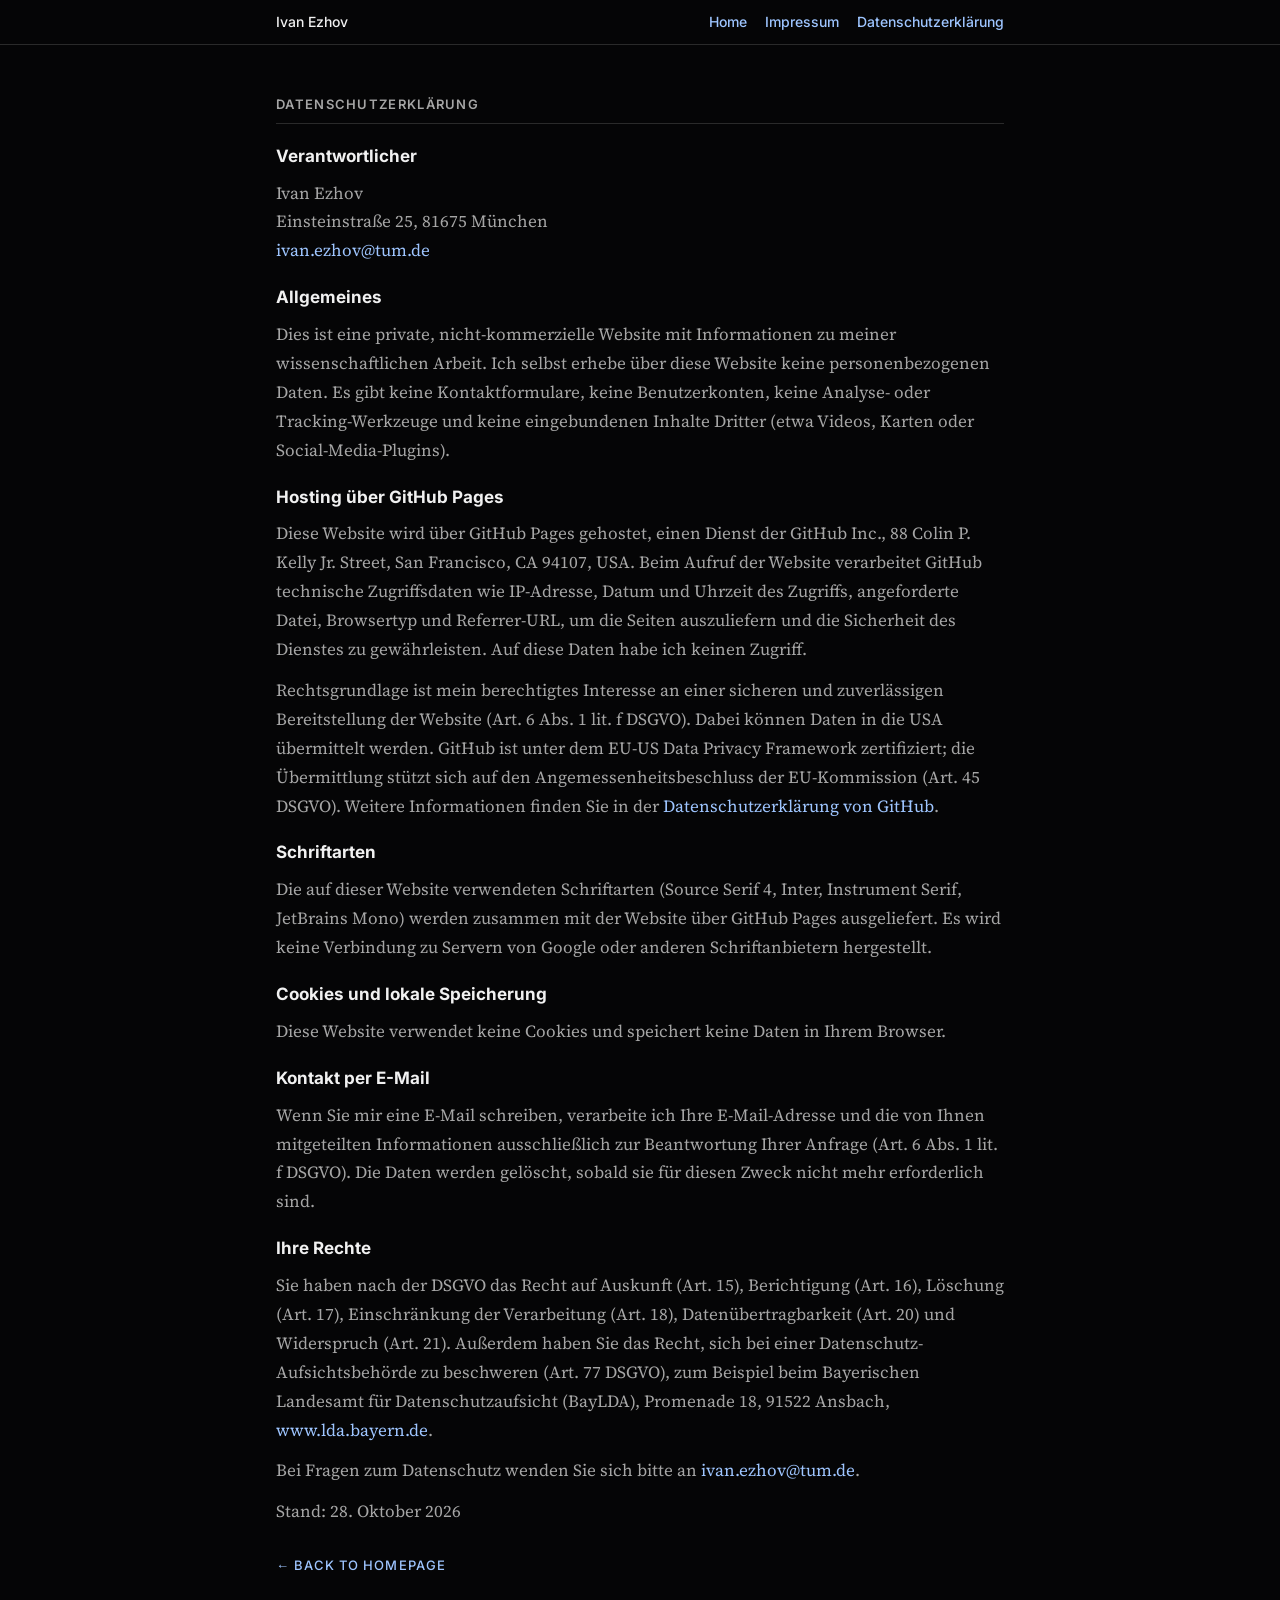
<file: datenschutzerklaerung.html>
<!doctype html>
<html lang="de">
<head>
  <meta charset="utf-8">
  <meta name="viewport" content="width=device-width, initial-scale=1">
  <meta http-equiv="Content-Security-Policy" content="default-src 'self'; script-src 'self' 'unsafe-inline'; style-src 'self' 'unsafe-inline'; img-src 'self' data:; font-src 'self'; object-src 'none'; base-uri 'self'; form-action 'none'">
  <title>Datenschutzerklärung | Ivan Ezhov</title>
  <meta name="description" content="Datenschutzerklärung für Ivan Ezhov">
  <link rel="stylesheet" href="fonts/fonts.css">
  <style>
    :root {
      --bg: #050506;
      --text: #f1f1f1;
      --muted: #a5a5a5;
      --line: #2a2a2a;
      --accent: #9ec5ff;
      --max: 760px;
    }
    * { box-sizing: border-box; }
    body {
      margin: 0;
      background: var(--bg);
      color: var(--text);
      font: 17px/1.7 "Source Serif 4", Georgia, serif;
    }
    a { color: var(--accent); text-decoration: none; }
    a:hover { text-decoration: underline; }
    nav {
      border-bottom: 1px solid var(--line);
      background: var(--bg);
      position: sticky;
      top: 0;
      z-index: 10;
    }
    nav .inner {
      max-width: var(--max);
      margin: 0 auto;
      padding: 12px 16px;
      display: flex;
      flex-wrap: wrap;
      gap: 12px 18px;
      align-items: center;
      font: 500 14px/1.4 Inter, sans-serif;
    }
    .brand { margin-right: auto; color: var(--text); }
    main {
      max-width: var(--max);
      margin: 0 auto;
      padding: 48px 16px 72px;
    }
    h1, h2, h3 {
      font-family: Inter, sans-serif;
      color: var(--text);
    }
    h1 {
      margin: 0 0 12px;
      font-size: 13px;
      font-weight: 600;
      letter-spacing: .1em;
      text-transform: uppercase;
      color: var(--muted);
      border-bottom: 1px solid var(--line);
      padding-bottom: 8px;
    }
    h2 {
      margin: 18px 0 8px;
      font-size: 17px;
    }
    p, li {
      margin: 0 0 12px;
      color: var(--muted);
    }
    ul {
      margin: 0 0 12px 18px;
      padding-left: 0;
    }
    .back {
      display: inline-block;
      margin-top: 18px;
      font: 500 13px/1.4 Inter, sans-serif;
      letter-spacing: .08em;
      text-transform: uppercase;
    }
  </style>
</head>
<body>
  <nav>
    <div class="inner">
      <a class="brand" href="index.html">Ivan Ezhov</a>
      <a href="index.html">Home</a>
      <a href="impressum.html">Impressum</a>
      <a href="datenschutzerklaerung.html">Datenschutzerklärung</a>
    </div>
  </nav>

  <main>
    <h1>Datenschutzerklärung</h1>

    <h2>Verantwortlicher</h2>
    <p>Ivan Ezhov<br>
      Einsteinstraße 25, 81675 München<br>
      <a href="mailto:ivan.ezhov@tum.de">ivan.ezhov@tum.de</a>
    </p>

    <h2>Allgemeines</h2>
    <p>Dies ist eine private, nicht-kommerzielle Website mit Informationen zu meiner wissenschaftlichen Arbeit. Ich selbst erhebe über diese Website keine personenbezogenen Daten. Es gibt keine Kontaktformulare, keine Benutzerkonten, keine Analyse- oder Tracking-Werkzeuge und keine eingebundenen Inhalte Dritter (etwa Videos, Karten oder Social-Media-Plugins).</p>

    <h2>Hosting über GitHub Pages</h2>
    <p>Diese Website wird über GitHub Pages gehostet, einen Dienst der GitHub Inc., 88 Colin P. Kelly Jr. Street, San Francisco, CA 94107, USA. Beim Aufruf der Website verarbeitet GitHub technische Zugriffsdaten wie IP-Adresse, Datum und Uhrzeit des Zugriffs, angeforderte Datei, Browsertyp und Referrer-URL, um die Seiten auszuliefern und die Sicherheit des Dienstes zu gewährleisten. Auf diese Daten habe ich keinen Zugriff.</p>
    <p>Rechtsgrundlage ist mein berechtigtes Interesse an einer sicheren und zuverlässigen Bereitstellung der Website (Art. 6 Abs. 1 lit. f DSGVO). Dabei können Daten in die USA übermittelt werden. GitHub ist unter dem EU-US Data Privacy Framework zertifiziert; die Übermittlung stützt sich auf den Angemessenheitsbeschluss der EU-Kommission (Art. 45 DSGVO). Weitere Informationen finden Sie in der <a href="https://docs.github.com/de/site-policy/privacy-policies/github-general-privacy-statement">Datenschutzerklärung von GitHub</a>.</p>

    <h2>Schriftarten</h2>
    <p>Die auf dieser Website verwendeten Schriftarten (Source Serif 4, Inter, Instrument Serif, JetBrains Mono) werden zusammen mit der Website über GitHub Pages ausgeliefert. Es wird keine Verbindung zu Servern von Google oder anderen Schriftanbietern hergestellt.</p>

    <h2>Cookies und lokale Speicherung</h2>
    <p>Diese Website verwendet keine Cookies und speichert keine Daten in Ihrem Browser.</p>

    <h2>Kontakt per E-Mail</h2>
    <p>Wenn Sie mir eine E-Mail schreiben, verarbeite ich Ihre E-Mail-Adresse und die von Ihnen mitgeteilten Informationen ausschließlich zur Beantwortung Ihrer Anfrage (Art. 6 Abs. 1 lit. f DSGVO). Die Daten werden gelöscht, sobald sie für diesen Zweck nicht mehr erforderlich sind.</p>

    <h2>Ihre Rechte</h2>
    <p>Sie haben nach der DSGVO das Recht auf Auskunft (Art. 15), Berichtigung (Art. 16), Löschung (Art. 17), Einschränkung der Verarbeitung (Art. 18), Datenübertragbarkeit (Art. 20) und Widerspruch (Art. 21). Außerdem haben Sie das Recht, sich bei einer Datenschutz-Aufsichtsbehörde zu beschweren (Art. 77 DSGVO), zum Beispiel beim Bayerischen Landesamt für Datenschutzaufsicht (BayLDA), Promenade 18, 91522 Ansbach, <a href="https://www.lda.bayern.de">www.lda.bayern.de</a>.</p>

    <p>Bei Fragen zum Datenschutz wenden Sie sich bitte an <a href="mailto:ivan.ezhov@tum.de">ivan.ezhov@tum.de</a>.</p>

    <p>Stand: 28. Oktober 2026</p>

    <a class="back" href="index.html">← Back to homepage</a>
  </main>
</body>
</html>
</file>
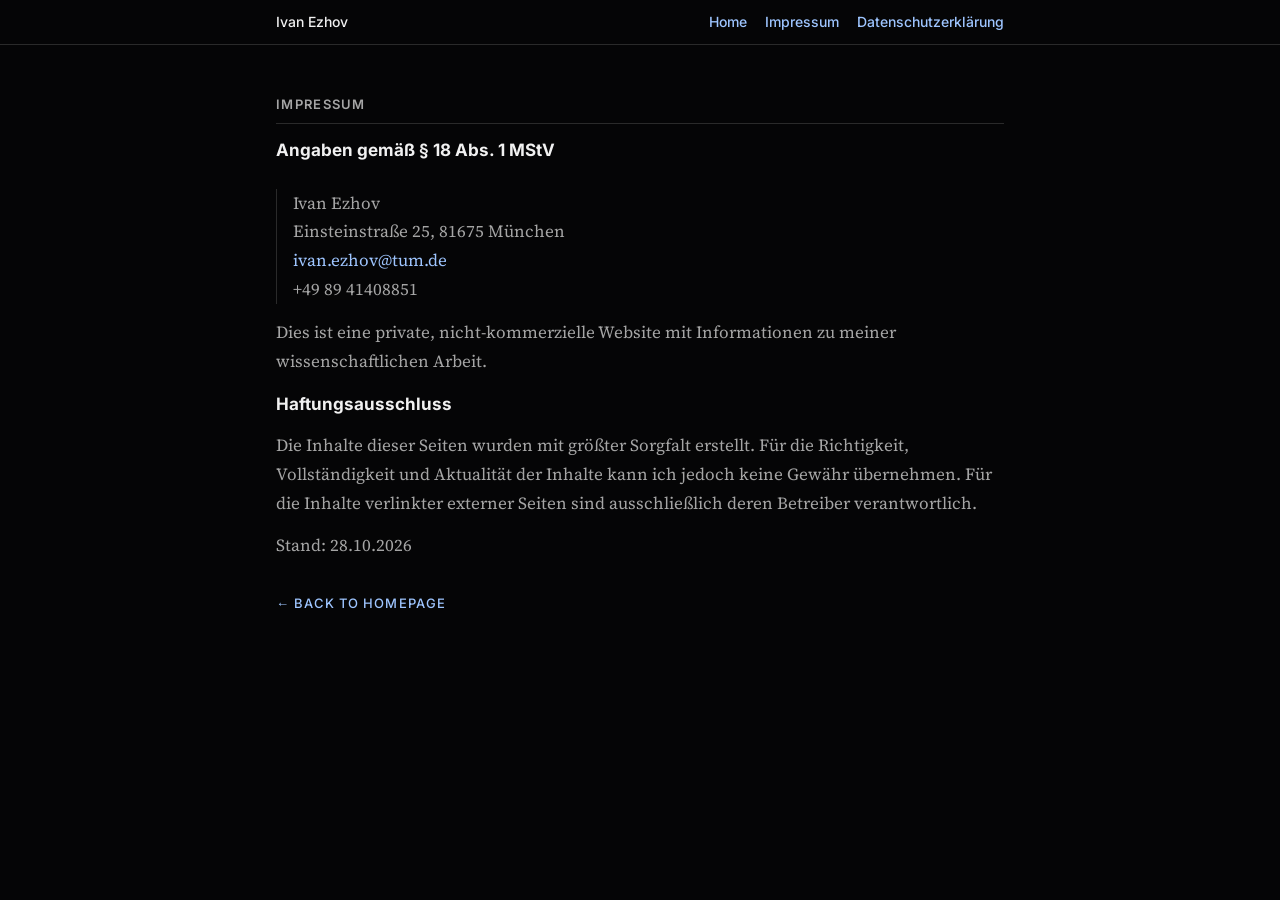
<file: impressum.html>
<!doctype html>
<html lang="de">
<head>
  <meta charset="utf-8">
  <meta name="viewport" content="width=device-width, initial-scale=1">
  <meta http-equiv="Content-Security-Policy" content="default-src 'self'; script-src 'self' 'unsafe-inline'; style-src 'self' 'unsafe-inline'; img-src 'self' data:; font-src 'self'; object-src 'none'; base-uri 'self'; form-action 'none'">
  <title>Impressum | Ivan Ezhov</title>
  <meta name="description" content="Impressum und Verantwortlichkeit für Ivan Ezhov">
  <link rel="stylesheet" href="fonts/fonts.css">
  <style>
    :root {
      --bg: #050506;
      --text: #f1f1f1;
      --muted: #a5a5a5;
      --line: #2a2a2a;
      --accent: #9ec5ff;
      --max: 760px;
    }
    * { box-sizing: border-box; }
    html { scroll-behavior: smooth; }
    body {
      margin: 0;
      background: var(--bg);
      color: var(--text);
      font: 17px/1.7 "Source Serif 4", Georgia, serif;
    }
    a { color: var(--accent); text-decoration: none; }
    a:hover { text-decoration: underline; }
    nav {
      border-bottom: 1px solid var(--line);
      background: var(--bg);
      position: sticky;
      top: 0;
      z-index: 10;
    }
    nav .inner {
      max-width: var(--max);
      margin: 0 auto;
      padding: 12px 16px;
      display: flex;
      flex-wrap: wrap;
      gap: 12px 18px;
      align-items: center;
      font: 500 14px/1.4 Inter, sans-serif;
    }
    .brand { margin-right: auto; color: var(--text); }
    .muted { color: var(--muted); }
    main {
      max-width: var(--max);
      margin: 0 auto;
      padding: 48px 16px 72px;
    }
    h1, h2, h3 {
      font-family: Inter, sans-serif;
      color: var(--text);
    }
    h1 {
      margin: 0 0 12px;
      font-size: 13px;
      font-weight: 600;
      letter-spacing: .1em;
      text-transform: uppercase;
      color: var(--muted);
      border-bottom: 1px solid var(--line);
      padding-bottom: 8px;
    }
    h2 {
      margin: 0 0 12px;
      font-size: 17px;
    }
    p {
      margin: 0 0 14px;
      color: var(--muted);
    }
    .meta {
      border-left: 1px solid var(--line);
      padding-left: 16px;
      margin-top: 24px;
    }
    .back {
      display: inline-block;
      margin-top: 20px;
      font: 500 13px/1.4 Inter, sans-serif;
      letter-spacing: .08em;
      text-transform: uppercase;
    }
  </style>
</head>
<body>
  <nav>
    <div class="inner">
      <a class="brand" href="index.html">Ivan Ezhov</a>
      <a href="index.html">Home</a>
      <a href="impressum.html">Impressum</a>
      <a href="datenschutzerklaerung.html">Datenschutzerklärung</a>
    </div>
  </nav>

  <main>
    <h1>Impressum</h1>

    <h2>Angaben gemäß § 18 Abs. 1 MStV</h2>
    <div class="meta">
      <p>Ivan Ezhov<br>
      Einsteinstraße 25, 81675 München<br>
      <a href="mailto:ivan.ezhov@tum.de">ivan.ezhov@tum.de</a><br>
      +49 89 41408851</p>
    </div>

    <p>Dies ist eine private, nicht-kommerzielle Website mit Informationen zu meiner wissenschaftlichen Arbeit.</p>

    <h2>Haftungsausschluss</h2>
    <p>Die Inhalte dieser Seiten wurden mit größter Sorgfalt erstellt. Für die Richtigkeit, Vollständigkeit und Aktualität der Inhalte kann ich jedoch keine Gewähr übernehmen. Für die Inhalte verlinkter externer Seiten sind ausschließlich deren Betreiber verantwortlich.</p>

    <p>Stand: 28.10.2026</p>

    <a class="back" href="index.html">← Back to homepage</a>
  </main>
</body>
</html>
</file>
<file: fonts/fonts.css>
/* Self-hosted Google Fonts (SIL Open Font License 1.1): Source Serif 4, Inter,
   Instrument Serif, JetBrains Mono. Served locally so no visitor data goes to Google. License: fonts/OFL.txt */
/* latin-ext */
@font-face {
  font-family: 'Instrument Serif';
  font-style: italic;
  font-weight: 400;
  font-display: swap;
  src: url(InstrumentSerif-italic-latin-ext.woff2) format('woff2');
  unicode-range: U+0100-02BA, U+02BD-02C5, U+02C7-02CC, U+02CE-02D7, U+02DD-02FF, U+0304, U+0308, U+0329, U+1D00-1DBF, U+1E00-1E9F, U+1EF2-1EFF, U+2020, U+20A0-20AB, U+20AD-20C4, U+2113, U+2C60-2C7F, U+A720-A7FF;
}
/* latin */
@font-face {
  font-family: 'Instrument Serif';
  font-style: italic;
  font-weight: 400;
  font-display: swap;
  src: url(InstrumentSerif-italic-latin.woff2) format('woff2');
  unicode-range: U+0000-00FF, U+0131, U+0152-0153, U+02BB-02BC, U+02C6, U+02DA, U+02DC, U+0304, U+0308, U+0329, U+2000-206F, U+20AC, U+2122, U+2191, U+2193, U+2212, U+2215, U+FEFF, U+FFFD;
}
/* latin-ext */
@font-face {
  font-family: 'Instrument Serif';
  font-style: normal;
  font-weight: 400;
  font-display: swap;
  src: url(InstrumentSerif-normal-latin-ext.woff2) format('woff2');
  unicode-range: U+0100-02BA, U+02BD-02C5, U+02C7-02CC, U+02CE-02D7, U+02DD-02FF, U+0304, U+0308, U+0329, U+1D00-1DBF, U+1E00-1E9F, U+1EF2-1EFF, U+2020, U+20A0-20AB, U+20AD-20C4, U+2113, U+2C60-2C7F, U+A720-A7FF;
}
/* latin */
@font-face {
  font-family: 'Instrument Serif';
  font-style: normal;
  font-weight: 400;
  font-display: swap;
  src: url(InstrumentSerif-normal-latin.woff2) format('woff2');
  unicode-range: U+0000-00FF, U+0131, U+0152-0153, U+02BB-02BC, U+02C6, U+02DA, U+02DC, U+0304, U+0308, U+0329, U+2000-206F, U+20AC, U+2122, U+2191, U+2193, U+2212, U+2215, U+FEFF, U+FFFD;
}
/* cyrillic-ext */
@font-face {
  font-family: 'Inter';
  font-style: normal;
  font-weight: 400;
  font-display: swap;
  src: url(Inter-normal-cyrillic-ext.woff2) format('woff2');
  unicode-range: U+0460-052F, U+1C80-1C8A, U+20B4, U+2DE0-2DFF, U+A640-A69F, U+FE2E-FE2F;
}
/* cyrillic */
@font-face {
  font-family: 'Inter';
  font-style: normal;
  font-weight: 400;
  font-display: swap;
  src: url(Inter-normal-cyrillic.woff2) format('woff2');
  unicode-range: U+0301, U+0400-045F, U+0490-0491, U+04B0-04B1, U+2116;
}
/* greek-ext */
@font-face {
  font-family: 'Inter';
  font-style: normal;
  font-weight: 400;
  font-display: swap;
  src: url(Inter-normal-greek-ext.woff2) format('woff2');
  unicode-range: U+1F00-1FFF;
}
/* greek */
@font-face {
  font-family: 'Inter';
  font-style: normal;
  font-weight: 400;
  font-display: swap;
  src: url(Inter-normal-greek.woff2) format('woff2');
  unicode-range: U+0370-0377, U+037A-037F, U+0384-038A, U+038C, U+038E-03A1, U+03A3-03FF;
}
/* vietnamese */
@font-face {
  font-family: 'Inter';
  font-style: normal;
  font-weight: 400;
  font-display: swap;
  src: url(Inter-normal-vietnamese.woff2) format('woff2');
  unicode-range: U+0102-0103, U+0110-0111, U+0128-0129, U+0168-0169, U+01A0-01A1, U+01AF-01B0, U+0300-0301, U+0303-0304, U+0308-0309, U+0323, U+0329, U+1EA0-1EF9, U+20AB;
}
/* latin-ext */
@font-face {
  font-family: 'Inter';
  font-style: normal;
  font-weight: 400;
  font-display: swap;
  src: url(Inter-normal-latin-ext.woff2) format('woff2');
  unicode-range: U+0100-02BA, U+02BD-02C5, U+02C7-02CC, U+02CE-02D7, U+02DD-02FF, U+0304, U+0308, U+0329, U+1D00-1DBF, U+1E00-1E9F, U+1EF2-1EFF, U+2020, U+20A0-20AB, U+20AD-20C4, U+2113, U+2C60-2C7F, U+A720-A7FF;
}
/* latin */
@font-face {
  font-family: 'Inter';
  font-style: normal;
  font-weight: 400;
  font-display: swap;
  src: url(Inter-normal-latin.woff2) format('woff2');
  unicode-range: U+0000-00FF, U+0131, U+0152-0153, U+02BB-02BC, U+02C6, U+02DA, U+02DC, U+0304, U+0308, U+0329, U+2000-206F, U+20AC, U+2122, U+2191, U+2193, U+2212, U+2215, U+FEFF, U+FFFD;
}
/* cyrillic-ext */
@font-face {
  font-family: 'Inter';
  font-style: normal;
  font-weight: 500;
  font-display: swap;
  src: url(Inter-normal-cyrillic-ext.woff2) format('woff2');
  unicode-range: U+0460-052F, U+1C80-1C8A, U+20B4, U+2DE0-2DFF, U+A640-A69F, U+FE2E-FE2F;
}
/* cyrillic */
@font-face {
  font-family: 'Inter';
  font-style: normal;
  font-weight: 500;
  font-display: swap;
  src: url(Inter-normal-cyrillic.woff2) format('woff2');
  unicode-range: U+0301, U+0400-045F, U+0490-0491, U+04B0-04B1, U+2116;
}
/* greek-ext */
@font-face {
  font-family: 'Inter';
  font-style: normal;
  font-weight: 500;
  font-display: swap;
  src: url(Inter-normal-greek-ext.woff2) format('woff2');
  unicode-range: U+1F00-1FFF;
}
/* greek */
@font-face {
  font-family: 'Inter';
  font-style: normal;
  font-weight: 500;
  font-display: swap;
  src: url(Inter-normal-greek.woff2) format('woff2');
  unicode-range: U+0370-0377, U+037A-037F, U+0384-038A, U+038C, U+038E-03A1, U+03A3-03FF;
}
/* vietnamese */
@font-face {
  font-family: 'Inter';
  font-style: normal;
  font-weight: 500;
  font-display: swap;
  src: url(Inter-normal-vietnamese.woff2) format('woff2');
  unicode-range: U+0102-0103, U+0110-0111, U+0128-0129, U+0168-0169, U+01A0-01A1, U+01AF-01B0, U+0300-0301, U+0303-0304, U+0308-0309, U+0323, U+0329, U+1EA0-1EF9, U+20AB;
}
/* latin-ext */
@font-face {
  font-family: 'Inter';
  font-style: normal;
  font-weight: 500;
  font-display: swap;
  src: url(Inter-normal-latin-ext.woff2) format('woff2');
  unicode-range: U+0100-02BA, U+02BD-02C5, U+02C7-02CC, U+02CE-02D7, U+02DD-02FF, U+0304, U+0308, U+0329, U+1D00-1DBF, U+1E00-1E9F, U+1EF2-1EFF, U+2020, U+20A0-20AB, U+20AD-20C4, U+2113, U+2C60-2C7F, U+A720-A7FF;
}
/* latin */
@font-face {
  font-family: 'Inter';
  font-style: normal;
  font-weight: 500;
  font-display: swap;
  src: url(Inter-normal-latin.woff2) format('woff2');
  unicode-range: U+0000-00FF, U+0131, U+0152-0153, U+02BB-02BC, U+02C6, U+02DA, U+02DC, U+0304, U+0308, U+0329, U+2000-206F, U+20AC, U+2122, U+2191, U+2193, U+2212, U+2215, U+FEFF, U+FFFD;
}
/* cyrillic-ext */
@font-face {
  font-family: 'Inter';
  font-style: normal;
  font-weight: 600;
  font-display: swap;
  src: url(Inter-normal-cyrillic-ext.woff2) format('woff2');
  unicode-range: U+0460-052F, U+1C80-1C8A, U+20B4, U+2DE0-2DFF, U+A640-A69F, U+FE2E-FE2F;
}
/* cyrillic */
@font-face {
  font-family: 'Inter';
  font-style: normal;
  font-weight: 600;
  font-display: swap;
  src: url(Inter-normal-cyrillic.woff2) format('woff2');
  unicode-range: U+0301, U+0400-045F, U+0490-0491, U+04B0-04B1, U+2116;
}
/* greek-ext */
@font-face {
  font-family: 'Inter';
  font-style: normal;
  font-weight: 600;
  font-display: swap;
  src: url(Inter-normal-greek-ext.woff2) format('woff2');
  unicode-range: U+1F00-1FFF;
}
/* greek */
@font-face {
  font-family: 'Inter';
  font-style: normal;
  font-weight: 600;
  font-display: swap;
  src: url(Inter-normal-greek.woff2) format('woff2');
  unicode-range: U+0370-0377, U+037A-037F, U+0384-038A, U+038C, U+038E-03A1, U+03A3-03FF;
}
/* vietnamese */
@font-face {
  font-family: 'Inter';
  font-style: normal;
  font-weight: 600;
  font-display: swap;
  src: url(Inter-normal-vietnamese.woff2) format('woff2');
  unicode-range: U+0102-0103, U+0110-0111, U+0128-0129, U+0168-0169, U+01A0-01A1, U+01AF-01B0, U+0300-0301, U+0303-0304, U+0308-0309, U+0323, U+0329, U+1EA0-1EF9, U+20AB;
}
/* latin-ext */
@font-face {
  font-family: 'Inter';
  font-style: normal;
  font-weight: 600;
  font-display: swap;
  src: url(Inter-normal-latin-ext.woff2) format('woff2');
  unicode-range: U+0100-02BA, U+02BD-02C5, U+02C7-02CC, U+02CE-02D7, U+02DD-02FF, U+0304, U+0308, U+0329, U+1D00-1DBF, U+1E00-1E9F, U+1EF2-1EFF, U+2020, U+20A0-20AB, U+20AD-20C4, U+2113, U+2C60-2C7F, U+A720-A7FF;
}
/* latin */
@font-face {
  font-family: 'Inter';
  font-style: normal;
  font-weight: 600;
  font-display: swap;
  src: url(Inter-normal-latin.woff2) format('woff2');
  unicode-range: U+0000-00FF, U+0131, U+0152-0153, U+02BB-02BC, U+02C6, U+02DA, U+02DC, U+0304, U+0308, U+0329, U+2000-206F, U+20AC, U+2122, U+2191, U+2193, U+2212, U+2215, U+FEFF, U+FFFD;
}
/* cyrillic-ext */
@font-face {
  font-family: 'Inter';
  font-style: normal;
  font-weight: 700;
  font-display: swap;
  src: url(Inter-normal-cyrillic-ext.woff2) format('woff2');
  unicode-range: U+0460-052F, U+1C80-1C8A, U+20B4, U+2DE0-2DFF, U+A640-A69F, U+FE2E-FE2F;
}
/* cyrillic */
@font-face {
  font-family: 'Inter';
  font-style: normal;
  font-weight: 700;
  font-display: swap;
  src: url(Inter-normal-cyrillic.woff2) format('woff2');
  unicode-range: U+0301, U+0400-045F, U+0490-0491, U+04B0-04B1, U+2116;
}
/* greek-ext */
@font-face {
  font-family: 'Inter';
  font-style: normal;
  font-weight: 700;
  font-display: swap;
  src: url(Inter-normal-greek-ext.woff2) format('woff2');
  unicode-range: U+1F00-1FFF;
}
/* greek */
@font-face {
  font-family: 'Inter';
  font-style: normal;
  font-weight: 700;
  font-display: swap;
  src: url(Inter-normal-greek.woff2) format('woff2');
  unicode-range: U+0370-0377, U+037A-037F, U+0384-038A, U+038C, U+038E-03A1, U+03A3-03FF;
}
/* vietnamese */
@font-face {
  font-family: 'Inter';
  font-style: normal;
  font-weight: 700;
  font-display: swap;
  src: url(Inter-normal-vietnamese.woff2) format('woff2');
  unicode-range: U+0102-0103, U+0110-0111, U+0128-0129, U+0168-0169, U+01A0-01A1, U+01AF-01B0, U+0300-0301, U+0303-0304, U+0308-0309, U+0323, U+0329, U+1EA0-1EF9, U+20AB;
}
/* latin-ext */
@font-face {
  font-family: 'Inter';
  font-style: normal;
  font-weight: 700;
  font-display: swap;
  src: url(Inter-normal-latin-ext.woff2) format('woff2');
  unicode-range: U+0100-02BA, U+02BD-02C5, U+02C7-02CC, U+02CE-02D7, U+02DD-02FF, U+0304, U+0308, U+0329, U+1D00-1DBF, U+1E00-1E9F, U+1EF2-1EFF, U+2020, U+20A0-20AB, U+20AD-20C4, U+2113, U+2C60-2C7F, U+A720-A7FF;
}
/* latin */
@font-face {
  font-family: 'Inter';
  font-style: normal;
  font-weight: 700;
  font-display: swap;
  src: url(Inter-normal-latin.woff2) format('woff2');
  unicode-range: U+0000-00FF, U+0131, U+0152-0153, U+02BB-02BC, U+02C6, U+02DA, U+02DC, U+0304, U+0308, U+0329, U+2000-206F, U+20AC, U+2122, U+2191, U+2193, U+2212, U+2215, U+FEFF, U+FFFD;
}
/* cyrillic-ext */
@font-face {
  font-family: 'JetBrains Mono';
  font-style: normal;
  font-weight: 400;
  font-display: swap;
  src: url(JetBrainsMono-normal-cyrillic-ext.woff2) format('woff2');
  unicode-range: U+0460-052F, U+1C80-1C8A, U+20B4, U+2DE0-2DFF, U+A640-A69F, U+FE2E-FE2F;
}
/* cyrillic */
@font-face {
  font-family: 'JetBrains Mono';
  font-style: normal;
  font-weight: 400;
  font-display: swap;
  src: url(JetBrainsMono-normal-cyrillic.woff2) format('woff2');
  unicode-range: U+0301, U+0400-045F, U+0490-0491, U+04B0-04B1, U+2116;
}
/* greek */
@font-face {
  font-family: 'JetBrains Mono';
  font-style: normal;
  font-weight: 400;
  font-display: swap;
  src: url(JetBrainsMono-normal-greek.woff2) format('woff2');
  unicode-range: U+0370-0377, U+037A-037F, U+0384-038A, U+038C, U+038E-03A1, U+03A3-03FF;
}
/* vietnamese */
@font-face {
  font-family: 'JetBrains Mono';
  font-style: normal;
  font-weight: 400;
  font-display: swap;
  src: url(JetBrainsMono-normal-vietnamese.woff2) format('woff2');
  unicode-range: U+0102-0103, U+0110-0111, U+0128-0129, U+0168-0169, U+01A0-01A1, U+01AF-01B0, U+0300-0301, U+0303-0304, U+0308-0309, U+0323, U+0329, U+1EA0-1EF9, U+20AB;
}
/* latin-ext */
@font-face {
  font-family: 'JetBrains Mono';
  font-style: normal;
  font-weight: 400;
  font-display: swap;
  src: url(JetBrainsMono-normal-latin-ext.woff2) format('woff2');
  unicode-range: U+0100-02BA, U+02BD-02C5, U+02C7-02CC, U+02CE-02D7, U+02DD-02FF, U+0304, U+0308, U+0329, U+1D00-1DBF, U+1E00-1E9F, U+1EF2-1EFF, U+2020, U+20A0-20AB, U+20AD-20C4, U+2113, U+2C60-2C7F, U+A720-A7FF;
}
/* latin */
@font-face {
  font-family: 'JetBrains Mono';
  font-style: normal;
  font-weight: 400;
  font-display: swap;
  src: url(JetBrainsMono-normal-latin.woff2) format('woff2');
  unicode-range: U+0000-00FF, U+0131, U+0152-0153, U+02BB-02BC, U+02C6, U+02DA, U+02DC, U+0304, U+0308, U+0329, U+2000-206F, U+20AC, U+2122, U+2191, U+2193, U+2212, U+2215, U+FEFF, U+FFFD;
}
/* cyrillic-ext */
@font-face {
  font-family: 'JetBrains Mono';
  font-style: normal;
  font-weight: 500;
  font-display: swap;
  src: url(JetBrainsMono-normal-cyrillic-ext.woff2) format('woff2');
  unicode-range: U+0460-052F, U+1C80-1C8A, U+20B4, U+2DE0-2DFF, U+A640-A69F, U+FE2E-FE2F;
}
/* cyrillic */
@font-face {
  font-family: 'JetBrains Mono';
  font-style: normal;
  font-weight: 500;
  font-display: swap;
  src: url(JetBrainsMono-normal-cyrillic.woff2) format('woff2');
  unicode-range: U+0301, U+0400-045F, U+0490-0491, U+04B0-04B1, U+2116;
}
/* greek */
@font-face {
  font-family: 'JetBrains Mono';
  font-style: normal;
  font-weight: 500;
  font-display: swap;
  src: url(JetBrainsMono-normal-greek.woff2) format('woff2');
  unicode-range: U+0370-0377, U+037A-037F, U+0384-038A, U+038C, U+038E-03A1, U+03A3-03FF;
}
/* vietnamese */
@font-face {
  font-family: 'JetBrains Mono';
  font-style: normal;
  font-weight: 500;
  font-display: swap;
  src: url(JetBrainsMono-normal-vietnamese.woff2) format('woff2');
  unicode-range: U+0102-0103, U+0110-0111, U+0128-0129, U+0168-0169, U+01A0-01A1, U+01AF-01B0, U+0300-0301, U+0303-0304, U+0308-0309, U+0323, U+0329, U+1EA0-1EF9, U+20AB;
}
/* latin-ext */
@font-face {
  font-family: 'JetBrains Mono';
  font-style: normal;
  font-weight: 500;
  font-display: swap;
  src: url(JetBrainsMono-normal-latin-ext.woff2) format('woff2');
  unicode-range: U+0100-02BA, U+02BD-02C5, U+02C7-02CC, U+02CE-02D7, U+02DD-02FF, U+0304, U+0308, U+0329, U+1D00-1DBF, U+1E00-1E9F, U+1EF2-1EFF, U+2020, U+20A0-20AB, U+20AD-20C4, U+2113, U+2C60-2C7F, U+A720-A7FF;
}
/* latin */
@font-face {
  font-family: 'JetBrains Mono';
  font-style: normal;
  font-weight: 500;
  font-display: swap;
  src: url(JetBrainsMono-normal-latin.woff2) format('woff2');
  unicode-range: U+0000-00FF, U+0131, U+0152-0153, U+02BB-02BC, U+02C6, U+02DA, U+02DC, U+0304, U+0308, U+0329, U+2000-206F, U+20AC, U+2122, U+2191, U+2193, U+2212, U+2215, U+FEFF, U+FFFD;
}
/* cyrillic-ext */
@font-face {
  font-family: 'Source Serif 4';
  font-style: normal;
  font-weight: 400;
  font-display: swap;
  src: url(SourceSerif4-normal-cyrillic-ext.woff2) format('woff2');
  unicode-range: U+0460-052F, U+1C80-1C8A, U+20B4, U+2DE0-2DFF, U+A640-A69F, U+FE2E-FE2F;
}
/* cyrillic */
@font-face {
  font-family: 'Source Serif 4';
  font-style: normal;
  font-weight: 400;
  font-display: swap;
  src: url(SourceSerif4-normal-cyrillic.woff2) format('woff2');
  unicode-range: U+0301, U+0400-045F, U+0490-0491, U+04B0-04B1, U+2116;
}
/* greek */
@font-face {
  font-family: 'Source Serif 4';
  font-style: normal;
  font-weight: 400;
  font-display: swap;
  src: url(SourceSerif4-normal-greek.woff2) format('woff2');
  unicode-range: U+0370-0377, U+037A-037F, U+0384-038A, U+038C, U+038E-03A1, U+03A3-03FF;
}
/* vietnamese */
@font-face {
  font-family: 'Source Serif 4';
  font-style: normal;
  font-weight: 400;
  font-display: swap;
  src: url(SourceSerif4-normal-vietnamese.woff2) format('woff2');
  unicode-range: U+0102-0103, U+0110-0111, U+0128-0129, U+0168-0169, U+01A0-01A1, U+01AF-01B0, U+0300-0301, U+0303-0304, U+0308-0309, U+0323, U+0329, U+1EA0-1EF9, U+20AB;
}
/* latin-ext */
@font-face {
  font-family: 'Source Serif 4';
  font-style: normal;
  font-weight: 400;
  font-display: swap;
  src: url(SourceSerif4-normal-latin-ext.woff2) format('woff2');
  unicode-range: U+0100-02BA, U+02BD-02C5, U+02C7-02CC, U+02CE-02D7, U+02DD-02FF, U+0304, U+0308, U+0329, U+1D00-1DBF, U+1E00-1E9F, U+1EF2-1EFF, U+2020, U+20A0-20AB, U+20AD-20C4, U+2113, U+2C60-2C7F, U+A720-A7FF;
}
/* latin */
@font-face {
  font-family: 'Source Serif 4';
  font-style: normal;
  font-weight: 400;
  font-display: swap;
  src: url(SourceSerif4-normal-latin.woff2) format('woff2');
  unicode-range: U+0000-00FF, U+0131, U+0152-0153, U+02BB-02BC, U+02C6, U+02DA, U+02DC, U+0304, U+0308, U+0329, U+2000-206F, U+20AC, U+2122, U+2191, U+2193, U+2212, U+2215, U+FEFF, U+FFFD;
}
/* cyrillic-ext */
@font-face {
  font-family: 'Source Serif 4';
  font-style: normal;
  font-weight: 600;
  font-display: swap;
  src: url(SourceSerif4-normal-cyrillic-ext.woff2) format('woff2');
  unicode-range: U+0460-052F, U+1C80-1C8A, U+20B4, U+2DE0-2DFF, U+A640-A69F, U+FE2E-FE2F;
}
/* cyrillic */
@font-face {
  font-family: 'Source Serif 4';
  font-style: normal;
  font-weight: 600;
  font-display: swap;
  src: url(SourceSerif4-normal-cyrillic.woff2) format('woff2');
  unicode-range: U+0301, U+0400-045F, U+0490-0491, U+04B0-04B1, U+2116;
}
/* greek */
@font-face {
  font-family: 'Source Serif 4';
  font-style: normal;
  font-weight: 600;
  font-display: swap;
  src: url(SourceSerif4-normal-greek.woff2) format('woff2');
  unicode-range: U+0370-0377, U+037A-037F, U+0384-038A, U+038C, U+038E-03A1, U+03A3-03FF;
}
/* vietnamese */
@font-face {
  font-family: 'Source Serif 4';
  font-style: normal;
  font-weight: 600;
  font-display: swap;
  src: url(SourceSerif4-normal-vietnamese.woff2) format('woff2');
  unicode-range: U+0102-0103, U+0110-0111, U+0128-0129, U+0168-0169, U+01A0-01A1, U+01AF-01B0, U+0300-0301, U+0303-0304, U+0308-0309, U+0323, U+0329, U+1EA0-1EF9, U+20AB;
}
/* latin-ext */
@font-face {
  font-family: 'Source Serif 4';
  font-style: normal;
  font-weight: 600;
  font-display: swap;
  src: url(SourceSerif4-normal-latin-ext.woff2) format('woff2');
  unicode-range: U+0100-02BA, U+02BD-02C5, U+02C7-02CC, U+02CE-02D7, U+02DD-02FF, U+0304, U+0308, U+0329, U+1D00-1DBF, U+1E00-1E9F, U+1EF2-1EFF, U+2020, U+20A0-20AB, U+20AD-20C4, U+2113, U+2C60-2C7F, U+A720-A7FF;
}
/* latin */
@font-face {
  font-family: 'Source Serif 4';
  font-style: normal;
  font-weight: 600;
  font-display: swap;
  src: url(SourceSerif4-normal-latin.woff2) format('woff2');
  unicode-range: U+0000-00FF, U+0131, U+0152-0153, U+02BB-02BC, U+02C6, U+02DA, U+02DC, U+0304, U+0308, U+0329, U+2000-206F, U+20AC, U+2122, U+2191, U+2193, U+2212, U+2215, U+FEFF, U+FFFD;
}
</file>
